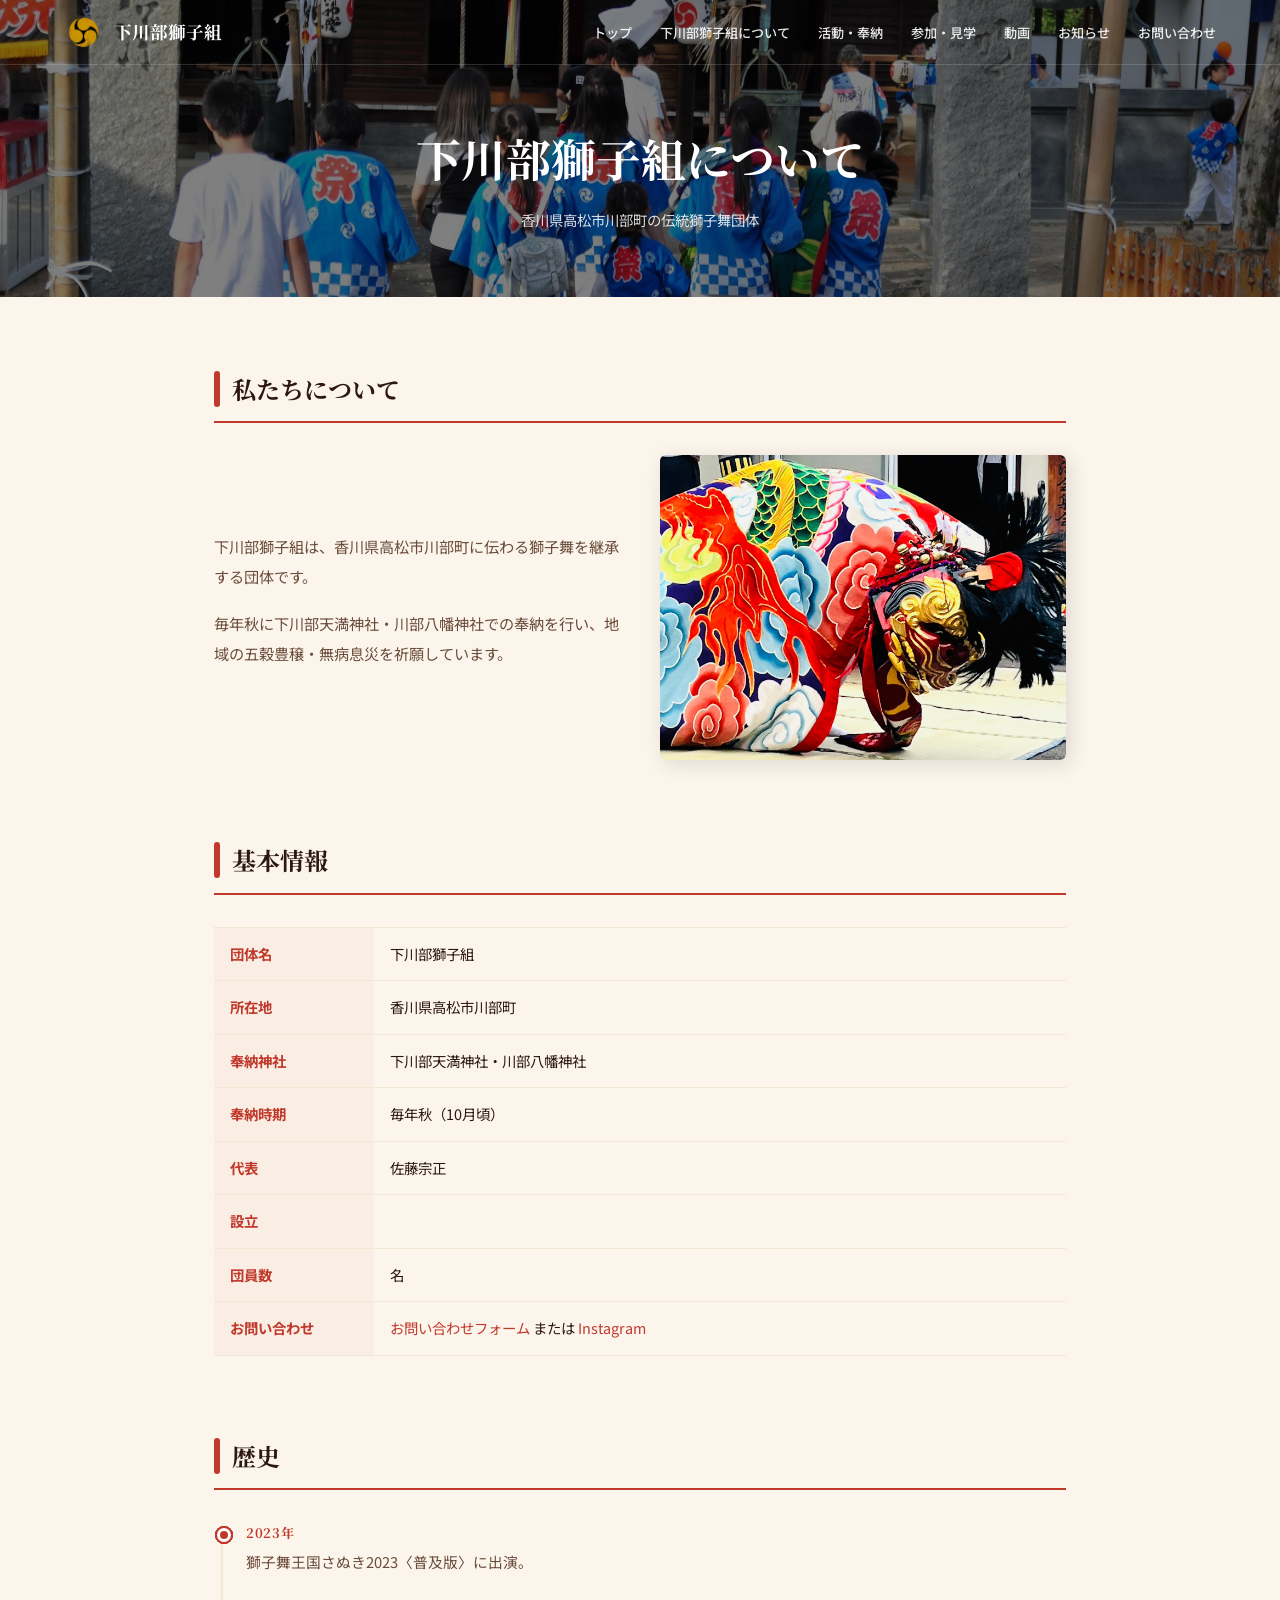
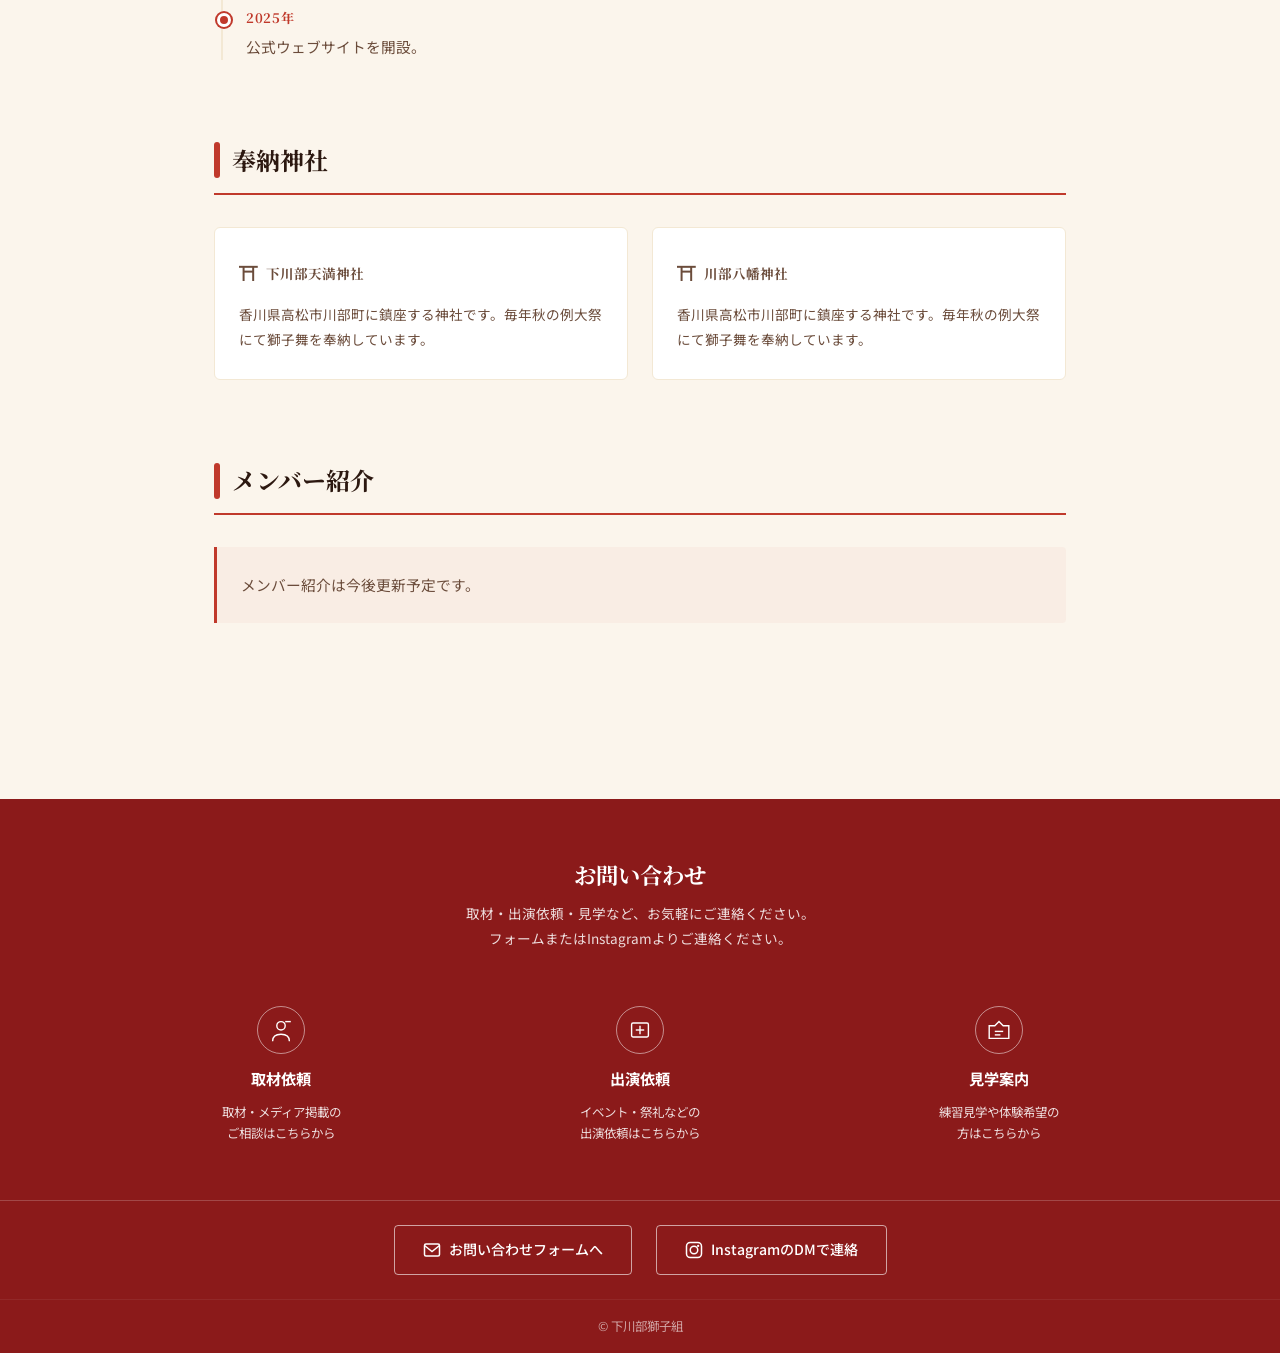
<file: about.html>
<!DOCTYPE html>
<html lang="ja">
<head>
  <meta charset="UTF-8">
  <meta name="viewport" content="width=device-width, initial-scale=1.0">
  <!-- Google Analytics 4: 下川部獅子組専用プロパティ -->
  <script async src="https://www.googletagmanager.com/gtag/js?id=G-DZP0Z2H1XE"></script>
  <script>
    window.dataLayer = window.dataLayer || [];
    function gtag(){dataLayer.push(arguments);}
    gtag('js', new Date());
    gtag('config', 'G-DZP0Z2H1XE');
  </script>
  <title>下川部獅子組について | 下川部獅子組</title>
  <link rel="icon" type="image/png" href="images/kamon.png">
  <link rel="apple-touch-icon" href="images/kamon.png">
  <link rel="stylesheet" href="css/style.css">
  <link rel="preconnect" href="https://fonts.googleapis.com">
  <link rel="preconnect" href="https://fonts.gstatic.com" crossorigin>
  <link href="https://fonts.googleapis.com/css2?family=Noto+Serif+JP:wght@400;600;700&family=Noto+Sans+JP:wght@400;500;700&display=swap" rel="stylesheet">
  <style>
    /* ===== ページヒーロー ===== */
    .page-hero {
      background-color: var(--red);
      background-image: url('images/gallery6.jpg');
      background-size: cover;
      background-position: center 30%;
      position: relative;
      padding: 120px 24px 64px;
      text-align: center;
      color: var(--white);
    }
    .page-hero::before {
      content: '';
      position: absolute;
      inset: 0;
      background: rgba(0,0,0,0.5);
    }
    .page-hero-inner { position: relative; z-index: 1; }
    .page-hero h1 {
      font-family: var(--serif);
      font-size: clamp(1.8rem, 4vw, 2.8rem);
      font-weight: 700;
      margin-bottom: 12px;
    }
    .page-hero p {
      font-size: 0.9rem;
      opacity: 0.85;
    }

    /* ===== ページ本文 ===== */
    .about-body {
      max-width: 900px;
      margin: 0 auto;
      padding: 72px 24px 96px;
    }

    /* セクション見出し */
    .about-section { margin-bottom: 80px; }
    .about-section-title {
      font-family: var(--serif);
      font-size: 1.5rem;
      font-weight: 700;
      color: var(--text);
      padding-bottom: 12px;
      border-bottom: 2px solid var(--red);
      margin-bottom: 32px;
      display: flex;
      align-items: center;
      gap: 12px;
    }
    .about-section-title::before {
      content: '';
      display: inline-block;
      width: 6px;
      height: 1.5em;
      background: var(--red);
      border-radius: 3px;
      flex-shrink: 0;
    }

    /* 概要 */
    .about-summary {
      display: grid;
      grid-template-columns: 1fr 1fr;
      gap: 40px;
      align-items: center;
    }
    .about-summary-text p {
      font-size: 0.95rem;
      line-height: 2;
      color: var(--text-light);
      margin-bottom: 16px;
    }
    .about-summary-img {
      border-radius: 6px;
      overflow: hidden;
      box-shadow: 4px 4px 20px rgba(0,0,0,0.12);
      aspect-ratio: 4/3;
    }
    .about-summary-img img { width: 100%; height: 100%; object-fit: cover; }

    /* 基本情報テーブル */
    .info-table { width: 100%; border-collapse: collapse; }
    .info-table th,
    .info-table td {
      padding: 14px 16px;
      font-size: 0.9rem;
      border-bottom: 1px solid var(--cream-dark);
      text-align: left;
      vertical-align: top;
      line-height: 1.7;
    }
    .info-table th {
      width: 160px;
      font-weight: 700;
      color: var(--red);
      background: rgba(192,57,43,0.04);
      white-space: nowrap;
    }
    .info-table tr:first-child th,
    .info-table tr:first-child td { border-top: 1px solid var(--cream-dark); }

    /* 歴史タイムライン */
    .timeline { position: relative; padding-left: 32px; }
    .timeline::before {
      content: '';
      position: absolute;
      left: 7px;
      top: 6px;
      bottom: 0;
      width: 2px;
      background: var(--cream-dark);
    }
    .timeline-item { position: relative; margin-bottom: 32px; }
    .timeline-item::before {
      content: '';
      position: absolute;
      left: -29px;
      top: 6px;
      width: 14px;
      height: 14px;
      border-radius: 50%;
      background: var(--red);
      border: 3px solid var(--white);
      box-shadow: 0 0 0 2px var(--red);
    }
    .timeline-year {
      font-family: var(--serif);
      font-size: 0.82rem;
      font-weight: 700;
      color: var(--red);
      margin-bottom: 4px;
      letter-spacing: 0.05em;
    }
    .timeline-text {
      font-size: 0.92rem;
      line-height: 1.8;
      color: var(--text-light);
    }

    /* メンバー紹介 */
    .members-grid {
      display: grid;
      grid-template-columns: repeat(auto-fill, minmax(180px, 1fr));
      gap: 24px;
    }
    .member-card {
      text-align: center;
    }
    .member-photo {
      width: 120px;
      height: 120px;
      border-radius: 50%;
      object-fit: cover;
      margin: 0 auto 12px;
      display: block;
      background: var(--cream-dark);
      border: 3px solid var(--white);
      box-shadow: 0 3px 12px rgba(0,0,0,0.1);
    }
    .member-photo-placeholder {
      width: 120px;
      height: 120px;
      border-radius: 50%;
      margin: 0 auto 12px;
      display: flex;
      align-items: center;
      justify-content: center;
      background: var(--cream-dark);
      border: 3px solid var(--white);
      box-shadow: 0 3px 12px rgba(0,0,0,0.1);
      color: var(--text-light);
      font-size: 2.5rem;
    }
    .member-name {
      font-family: var(--serif);
      font-size: 1rem;
      font-weight: 700;
      color: var(--text);
      margin-bottom: 4px;
    }
    .member-role {
      font-size: 0.78rem;
      color: var(--red);
      font-weight: 600;
      margin-bottom: 6px;
    }
    .member-note {
      font-size: 0.78rem;
      color: var(--text-light);
      line-height: 1.6;
    }

    /* 奉納神社 */
    .shrine-cards {
      display: grid;
      grid-template-columns: 1fr 1fr;
      gap: 24px;
    }
    .shrine-card {
      border: 1.5px solid var(--cream-dark);
      border-radius: 6px;
      padding: 28px 24px;
      background: var(--white);
    }
    .shrine-card-name {
      font-family: var(--serif);
      font-size: 1.1rem;
      font-weight: 700;
      color: var(--text);
      margin-bottom: 12px;
      display: flex;
      align-items: center;
      gap: 8px;
    }
    .shrine-card-name::before {
      content: '⛩';
      font-size: 1.2rem;
    }
    .shrine-card p {
      font-size: 0.85rem;
      color: var(--text-light);
      line-height: 1.8;
    }

    /* レスポンシブ */
    @media (max-width: 640px) {
      .about-summary { grid-template-columns: 1fr; }
      .about-summary-img { order: -1; }
      .shrine-cards { grid-template-columns: 1fr; }
      .info-table th { width: 100px; }
    }
  </style>
</head>
<body>

  <header class="site-header scrolled">
    <div class="header-inner">
      <a href="index.html" class="site-logo">
        <img src="images/kamon.png" alt="下川部獅子組 家紋" class="kamon">
        <span class="site-name">下川部獅子組</span>
      </a>
      <nav class="global-nav">
        <ul>
          <li><a href="index.html">トップ</a></li>
          <li><a href="about.html" class="active">下川部獅子組について</a></li>
          <li><a href="index.html#activities">活動・奉納</a></li>
          <li><a href="join.html">参加・見学</a></li>
          <li><a href="index.html#video">動画</a></li>
          <li><a href="index.html#news">お知らせ</a></li>
          <li><a href="contact.html">お問い合わせ</a></li>
        </ul>
      </nav>
      <button class="hamburger" id="hamburger" aria-label="メニューを開く">
        <span></span><span></span><span></span>
      </button>
    </div>
  </header>

  <!-- ページヒーロー -->
  <div class="page-hero">
    <div class="page-hero-inner">
      <h1>下川部獅子組について</h1>
      <p>香川県高松市川部町の伝統獅子舞団体</p>
    </div>
  </div>

  <div class="about-body">

    <!-- 概要 -->
    <section class="about-section">
      <h2 class="about-section-title">私たちについて</h2>
      <div class="about-summary">
        <div class="about-summary-text">
          <p>下川部獅子組は、香川県高松市川部町に伝わる獅子舞を継承する団体です。</p>
          <p>毎年秋に下川部天満神社・川部八幡神社での奉納を行い、地域の五穀豊穣・無病息災を祈願しています。</p>
          <p><!-- 設立の経緯や活動への思いなどを追記してください --></p>
        </div>
        <div class="about-summary-img">
          <img src="images/gallery4.jpg" alt="下川部獅子組">
        </div>
      </div>
    </section>

    <!-- 基本情報 -->
    <section class="about-section">
      <h2 class="about-section-title">基本情報</h2>
      <table class="info-table">
        <tr>
          <th>団体名</th>
          <td>下川部獅子組</td>
        </tr>
        <tr>
          <th>所在地</th>
          <td>香川県高松市川部町</td>
        </tr>
        <tr>
          <th>奉納神社</th>
          <td>下川部天満神社・川部八幡神社</td>
        </tr>
        <tr>
          <th>奉納時期</th>
          <td>毎年秋（10月頃）</td>
        </tr>
        <tr>
          <th>代表</th>
          <td>佐藤宗正</td>
        </tr>
        <tr>
          <th>設立</th>
          <td><!-- 設立年を記入 --></td>
        </tr>
        <tr>
          <th>団員数</th>
          <td><!-- 団員数を記入 -->名</td>
        </tr>
        <tr>
          <th>お問い合わせ</th>
          <td>
            <a href="contact.html" style="color:var(--red);">お問い合わせフォーム</a> または
            <a href="https://www.instagram.com/shimokawanabe/" target="_blank" rel="noopener" style="color:var(--red);">Instagram</a>
          </td>
        </tr>
      </table>
    </section>

    <!-- 歴史 -->
    <section class="about-section">
      <h2 class="about-section-title">歴史</h2>
      <div class="timeline">
        <div class="timeline-item">
          <p class="timeline-year"><!-- 年 --></p>
          <p class="timeline-text"><!-- 創設・起源などを記入 --></p>
        </div>
        <div class="timeline-item">
          <p class="timeline-year"><!-- 年 --></p>
          <p class="timeline-text"><!-- 主な出来事を記入 --></p>
        </div>
        <div class="timeline-item">
          <p class="timeline-year"><!-- 年 --></p>
          <p class="timeline-text"><!-- 主な出来事を記入 --></p>
        </div>
        <div class="timeline-item">
          <p class="timeline-year">2023年</p>
          <p class="timeline-text">獅子舞王国さぬき2023〈普及版〉に出演。</p>
        </div>
        <div class="timeline-item">
          <p class="timeline-year">2025年</p>
          <p class="timeline-text">公式ウェブサイトを開設。</p>
        </div>
      </div>
    </section>

    <!-- 奉納神社 -->
    <section class="about-section">
      <h2 class="about-section-title">奉納神社</h2>
      <div class="shrine-cards">
        <div class="shrine-card">
          <p class="shrine-card-name">下川部天満神社</p>
          <p>香川県高松市川部町に鎮座する神社です。毎年秋の例大祭にて獅子舞を奉納しています。</p>
        </div>
        <div class="shrine-card">
          <p class="shrine-card-name">川部八幡神社</p>
          <p>香川県高松市川部町に鎮座する神社です。毎年秋の例大祭にて獅子舞を奉納しています。</p>
        </div>
      </div>
    </section>

    <!-- メンバー紹介 -->
    <section class="about-section">
      <h2 class="about-section-title">メンバー紹介</h2>
      <p style="font-size:0.92rem;color:var(--text-light);line-height:1.9;padding:24px;background:rgba(192,57,43,0.04);border-left:3px solid var(--red);border-radius:0 4px 4px 0;">
        メンバー紹介は今後更新予定です。
      </p>
    </section>

  </div>

  <footer class="site-footer" id="contact">
    <div class="footer-top">
      <p class="footer-lead">お問い合わせ</p>
      <p class="footer-sub">取材・出演依頼・見学など、お気軽にご連絡ください。<br>フォームまたはInstagramよりご連絡ください。</p>
      <div class="footer-cols">
        <div class="footer-col">
          <div class="footer-col-icon">
            <svg viewBox="0 0 40 40"><circle cx="20" cy="14" r="6" fill="none" stroke="white" stroke-width="2"/><path d="M8 36 Q8 26 20 26 Q32 26 32 36" fill="none" stroke="white" stroke-width="2"/><line x1="26" y1="8" x2="34" y2="8" stroke="white" stroke-width="2"/></svg>
          </div>
          <p class="footer-col-title">取材依頼</p>
          <p class="footer-col-text">取材・メディア掲載の<br>ご相談はこちらから</p>
        </div>
        <div class="footer-col">
          <div class="footer-col-icon">
            <svg viewBox="0 0 40 40"><rect x="8" y="10" width="24" height="20" rx="2" fill="none" stroke="white" stroke-width="2"/><line x1="14" y1="20" x2="26" y2="20" stroke="white" stroke-width="2"/><line x1="20" y1="14" x2="20" y2="26" stroke="white" stroke-width="2"/></svg>
          </div>
          <p class="footer-col-title">出演依頼</p>
          <p class="footer-col-text">イベント・祭礼などの<br>出演依頼はこちらから</p>
        </div>
        <div class="footer-col">
          <div class="footer-col-icon">
            <svg viewBox="0 0 40 40"><path d="M20 8 L26 14 L34 14 L34 32 L6 32 L6 14 L14 14 Z" fill="none" stroke="white" stroke-width="2"/><line x1="14" y1="22" x2="26" y2="22" stroke="white" stroke-width="2"/><line x1="14" y1="27" x2="22" y2="27" stroke="white" stroke-width="2"/></svg>
          </div>
          <p class="footer-col-title">見学案内</p>
          <p class="footer-col-text">練習見学や体験希望の<br>方はこちらから</p>
        </div>
      </div>
    </div>
    <div class="footer-bottom">
      <a href="contact.html" class="footer-btn">
        <svg viewBox="0 0 24 24" class="footer-btn-icon"><rect x="2" y="4" width="20" height="16" rx="2" fill="none" stroke="currentColor" stroke-width="2"/><path d="M2 6 L12 14 L22 6" fill="none" stroke="currentColor" stroke-width="2"/></svg>
        お問い合わせフォームへ
      </a>
      <a href="https://www.instagram.com/shimokawanabe/" target="_blank" rel="noopener" class="footer-btn">
        <svg viewBox="0 0 24 24" class="footer-btn-icon"><rect x="2" y="2" width="20" height="20" rx="5" fill="none" stroke="currentColor" stroke-width="2"/><circle cx="12" cy="12" r="5" fill="none" stroke="currentColor" stroke-width="2"/><circle cx="17.5" cy="6.5" r="1.5" fill="currentColor"/></svg>
        InstagramのDMで連絡
      </a>
    </div>
    <p class="footer-copy">© 下川部獅子組</p>
  </footer>

  <script src="js/main.js"></script>
</body>
</html>
</file>
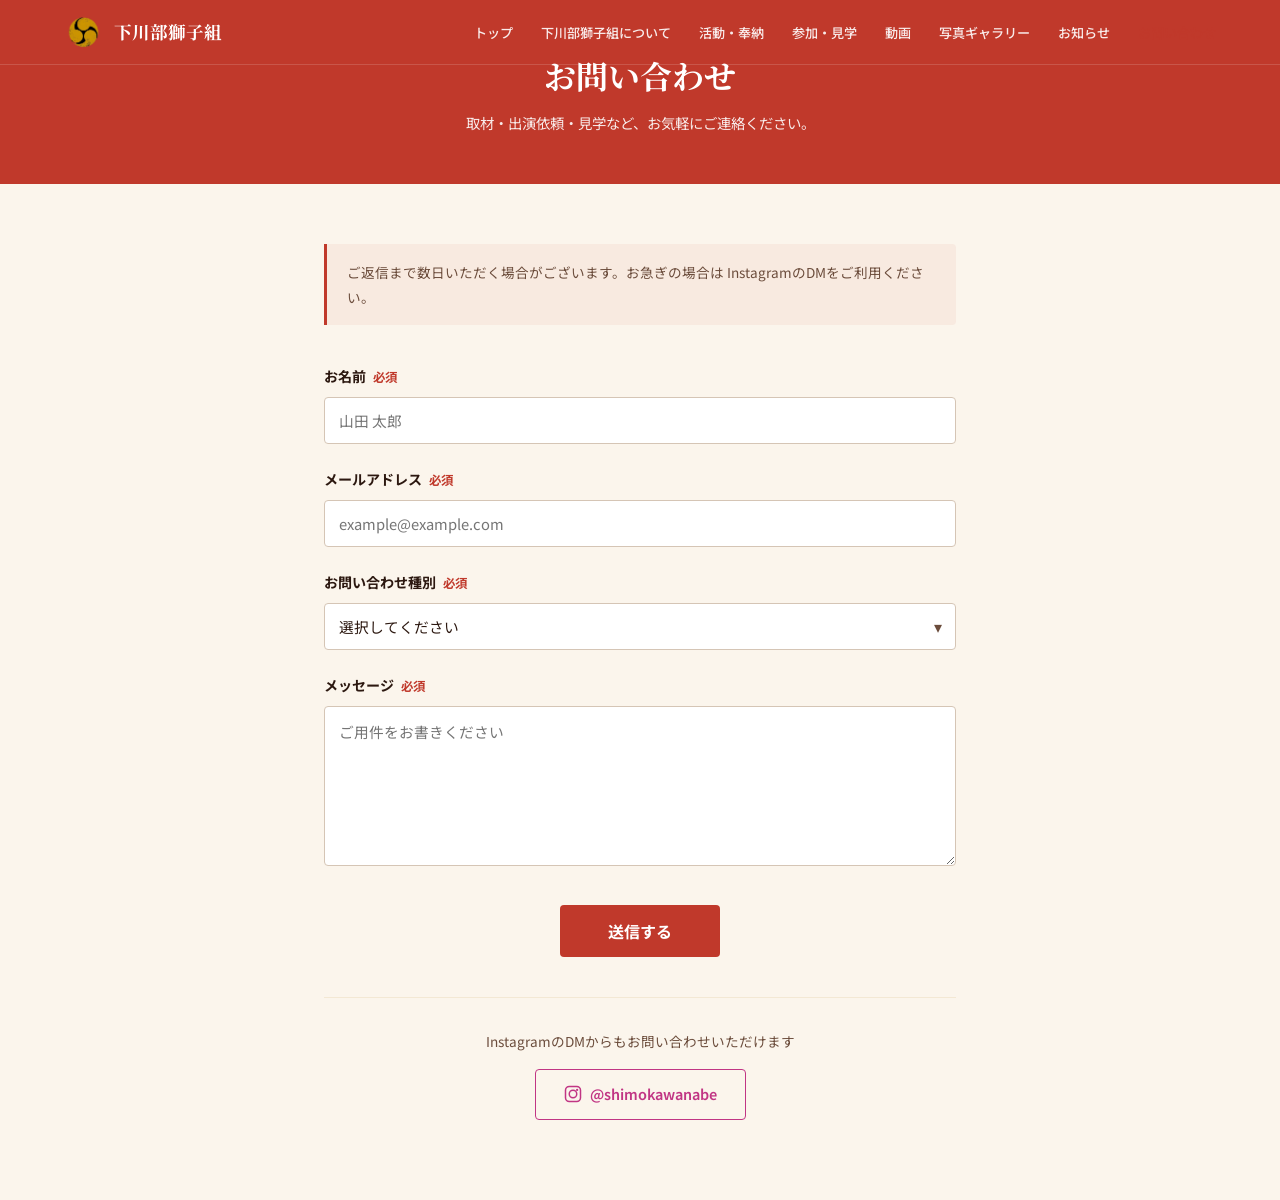
<file: contact.html>
<!DOCTYPE html>
<html lang="ja">
<head>
<meta charset="UTF-8">
<meta name="viewport" content="width=device-width, initial-scale=1.0">
<!-- Google Analytics 4: 下川部獅子組専用プロパティ -->
<script async src="https://www.googletagmanager.com/gtag/js?id=G-DZP0Z2H1XE"></script>
<script>
  window.dataLayer = window.dataLayer || [];
  function gtag(){dataLayer.push(arguments);}
  gtag('js', new Date());
  gtag('config', 'G-DZP0Z2H1XE');
</script>
<title>お問い合わせ | 下川部獅子組</title>
<meta name="description" content="下川部獅子組へのお問い合わせフォーム。取材依頼・イベント出演依頼・練習見学のご相談を受け付けています。InstagramのDMからもご連絡いただけます。">
<link rel="canonical" href="https://shimokawanabe-shishigumi.vercel.app/contact.html">
<meta property="og:type" content="website">
<meta property="og:site_name" content="下川部獅子組">
<meta property="og:title" content="お問い合わせ | 下川部獅子組">
<meta property="og:description" content="取材依頼・イベント出演依頼・練習見学のご相談を受け付けています。">
<meta property="og:url" content="https://shimokawanabe-shishigumi.vercel.app/contact.html">
<meta property="og:image" content="https://shimokawanabe-shishigumi.vercel.app/images/hero.jpg">
<meta property="og:locale" content="ja_JP">
<meta name="twitter:card" content="summary_large_image">
<link rel="icon" href="/favicon.ico" sizes="any">
<link rel="icon" type="image/png" sizes="32x32" href="images/favicon-32x32.png">
<link rel="icon" type="image/png" sizes="16x16" href="images/favicon-16x16.png">
<link rel="apple-touch-icon" sizes="180x180" href="images/apple-touch-icon.png">
<link rel="stylesheet" href="css/style.css">
<link rel="stylesheet" href="css/add-2026-08.css">
<link rel="preconnect" href="https://fonts.googleapis.com">
<link rel="preconnect" href="https://fonts.gstatic.com" crossorigin>
<link href="https://fonts.googleapis.com/css2?family=Noto+Serif+JP:wght@400;600;700&family=Noto+Sans+JP:wght@400;500;700&display=swap" rel="stylesheet">
<style>
.contact-hero {
background: var(--red);
padding: 48px 24px;
text-align: center;
color: var(--white);
}
.contact-hero h1 {
font-family: var(--serif);
font-size: 2rem;
font-weight: 700;
margin-bottom: 8px;
}
.contact-hero p {
font-size: 0.9rem;
opacity: 0.9;
line-height: 1.8;
}

.contact-body {
max-width: 680px;
margin: 0 auto;
padding: 60px 24px 80px;
}

.contact-note {
background: rgba(192,57,43,0.06);
border-left: 3px solid var(--red);
padding: 16px 20px;
font-size: 0.85rem;
color: var(--text-light);
line-height: 1.8;
margin-bottom: 40px;
border-radius: 0 4px 4px 0;
}

.form-group {
margin-bottom: 24px;
}
.form-group label {
display: block;
font-size: 0.88rem;
font-weight: 700;
color: var(--text);
margin-bottom: 8px;
}
.form-group label .required {
color: var(--red);
margin-left: 4px;
font-size: 0.78rem;
}
.form-group input,
.form-group select,
.form-group textarea {
width: 100%;
padding: 12px 14px;
border: 1.5px solid #D5C5B5;
border-radius: 4px;
font-family: var(--sans);
font-size: 0.92rem;
color: var(--text);
background: var(--white);
transition: border-color 0.2s;
appearance: none;
}
.form-group input:focus,
.form-group select:focus,
.form-group textarea:focus {
outline: none;
border-color: var(--red);
}
.form-group textarea {
min-height: 160px;
resize: vertical;
line-height: 1.7;
}
.select-wrap {
position: relative;
}
.select-wrap::after {
content: '▾';
position: absolute;
right: 14px;
top: 50%;
transform: translateY(-50%);
color: var(--text-light);
pointer-events: none;
}

.form-submit {
text-align: center;
margin-top: 32px;
}
.btn-submit {
display: inline-block;
padding: 14px 48px;
background: var(--red);
color: var(--white);
font-size: 1rem;
font-weight: 700;
border: none;
border-radius: 4px;
cursor: pointer;
font-family: var(--sans);
transition: background 0.2s;
}
.btn-submit:hover { background: var(--red-dark); }
.btn-submit:disabled { opacity: 0.6; cursor: default; }

.form-success {
display: none;
text-align: center;
padding: 40px 24px;
}
.form-success .success-icon {
font-size: 3rem;
margin-bottom: 16px;
}
.form-success h2 {
font-family: var(--serif);
font-size: 1.4rem;
color: var(--text);
margin-bottom: 12px;
}
.form-success p {
font-size: 0.9rem;
color: var(--text-light);
line-height: 1.8;
}

/* スパム対策のハニーポット（人間には見えない） */
.hp-field { position: absolute; left: -9999px; opacity: 0; height: 0; overflow: hidden; }

.instagram-alt {
margin-top: 40px;
padding-top: 32px;
border-top: 1px solid var(--cream-dark);
text-align: center;
}
.instagram-alt p {
font-size: 0.85rem;
color: var(--text-light);
margin-bottom: 16px;
}
.btn-instagram {
display: inline-flex;
align-items: center;
gap: 8px;
padding: 12px 28px;
border: 1.5px solid #C13584;
color: #C13584;
border-radius: 4px;
font-size: 0.9rem;
font-weight: 600;
transition: background 0.2s, color 0.2s;
}
.btn-instagram:hover { background: #C13584; color: var(--white); }
.btn-instagram svg { width: 18px; height: 18px; }
</style>
</head>
<body>

<header class="site-header">
<div class="header-inner">
<a href="index.html" class="site-logo">
<img src="images/kamon.png" alt="下川部獅子組 家紋" class="kamon">
<span class="site-name">下川部獅子組</span>
</a>
<nav class="global-nav">
<ul>
<li><a href="index.html">トップ</a></li>
<li><a href="about.html">下川部獅子組について</a></li>
<li><a href="index.html#activities">活動・奉納</a></li>
<li><a href="join.html">参加・見学</a></li>
<li><a href="index.html#video">動画</a></li>
<li><a href="index.html#gallery">写真ギャラリー</a></li>
<li><a href="index.html#news">お知らせ</a></li>
<li><a href="contact.html" class="active">お問い合わせ</a></li>
</ul>
</nav>
<button class="hamburger" id="hamburger" aria-label="メニューを開く">
<span></span><span></span><span></span>
</button>
</div>
</header>

<div class="contact-hero">
<h1>お問い合わせ</h1>
<p>取材・出演依頼・見学など、お気軽にご連絡ください。</p>
</div>

<div class="contact-body">
<div class="contact-note">
ご返信まで数日いただく場合がございます。お急ぎの場合は InstagramのDMをご利用ください。
</div>

<!-- 送信先: FormSubmit 経由で下川部獅子組のメールアドレスへ届きます（有効化済み）。
     スパム収集ボット対策として、送信先はHTMLに直接書かず、ページ読み込み時にJSで組み立てています。
     ※FormSubmitの専用コード（formsubmit.co/ajax/<ランダム文字列>）が分かれば、
       下部スクリプトの ENDPOINT をそれに差し替えるとより確実です。 -->
<form id="contact-form" method="POST">
<input type="hidden" name="_subject" value="【下川部獅子組】サイトからのお問い合わせ">
<input type="hidden" name="_template" value="table">
<input type="hidden" name="_captcha" value="false">
<input type="text" name="_honey" class="hp-field" tabindex="-1" autocomplete="off" aria-hidden="true">
<div class="form-group">
<label>お名前 <span class="required">必須</span></label>
<input type="text" name="name" placeholder="山田 太郎" required>
</div>
<div class="form-group">
<label>メールアドレス <span class="required">必須</span></label>
<input type="email" name="email" placeholder="example@example.com" required>
</div>
<div class="form-group">
<label>お問い合わせ種別 <span class="required">必須</span></label>
<div class="select-wrap">
<select name="type" required>
<option value="" disabled selected>選択してください</option>
<option value="取材依頼">取材依頼</option>
<option value="出演依頼">出演依頼</option>
<option value="見学希望">見学希望</option>
<option value="参加・体験希望">参加・体験希望</option>
<option value="その他">その他</option>
</select>
</div>
</div>
<div class="form-group">
<label>メッセージ <span class="required">必須</span></label>
<textarea name="message" placeholder="ご用件をお書きください" required></textarea>
</div>
<div class="form-submit">
<button type="submit" class="btn-submit">送信する</button>
</div>
</form>

<div class="form-success" id="form-success">
<div class="success-icon">✉️</div>
<h2>送信完了しました</h2>
<p>お問い合わせありがとうございます。<br>数日以内にご返信いたします。</p>
</div>

<div class="instagram-alt">
<p>InstagramのDMからもお問い合わせいただけます</p>
<a href="https://www.instagram.com/shimokawanabe/" target="_blank" rel="noopener" class="btn-instagram">
<svg viewBox="0 0 24 24"><rect x="2" y="2" width="20" height="20" rx="5" fill="none" stroke="currentColor" stroke-width="2"/><circle cx="12" cy="12" r="5" fill="none" stroke="currentColor" stroke-width="2"/><circle cx="17.5" cy="6.5" r="1.5" fill="currentColor"/></svg>
@shimokawanabe
</a>
</div>
</div>

<script src="js/main.js"></script>
<script>
const form = document.getElementById('contact-form');
const success = document.getElementById('form-success');
const submitBtn = form.querySelector('.btn-submit');

const requestedType = new URLSearchParams(window.location.search).get('type');
if (requestedType && [...form.elements.type.options].some(option => option.value === requestedType)) {
  form.elements.type.value = requestedType;
}

// 送信先はHTMLに平文で書かず、ここで組み立てる（スパム収集ボット対策）
// ※FormSubmitの専用コードが分かったら、下の1行を
//   const ENDPOINT = 'https://formsubmit.co/ajax/専用コード';
//   に置き換えてください。
const ENDPOINT = 'https://formsubmit.co/ajax/'
  + ['shimokawanabeshishigumi', ['gmail', 'com'].join('.')].join('@');
form.action = ENDPOINT;

form.addEventListener('submit', async e => {
  e.preventDefault();
  submitBtn.disabled = true;
  submitBtn.textContent = '送信中…';
  try {
    const res = await fetch(ENDPOINT, {
      method: 'POST',
      body: new FormData(form),
      headers: { Accept: 'application/json' }
    });
    // 送信サービスは失敗時もHTTP 200を返すことがあるため、本文の success を確認する
    let data = {};
    try { data = await res.json(); } catch (_) {}
    const sent = res.ok && String(data.success) !== 'false';
    if (sent) {
      if (typeof gtag === 'function') {
        gtag('event', 'generate_lead', {
          form_name: 'contact',
          inquiry_type: form.elements.type.value
        });
      }
      form.style.display = 'none';
      success.style.display = 'block';
      return;
    }
    throw new Error(data.message || 'failed');
  } catch (_) {
    alert('送信に失敗しました。時間をおいて再度お試しいただくか、InstagramのDMよりご連絡ください。');
    submitBtn.disabled = false;
    submitBtn.textContent = '送信する';
  }
});
</script>
</body>
</html>
</file>
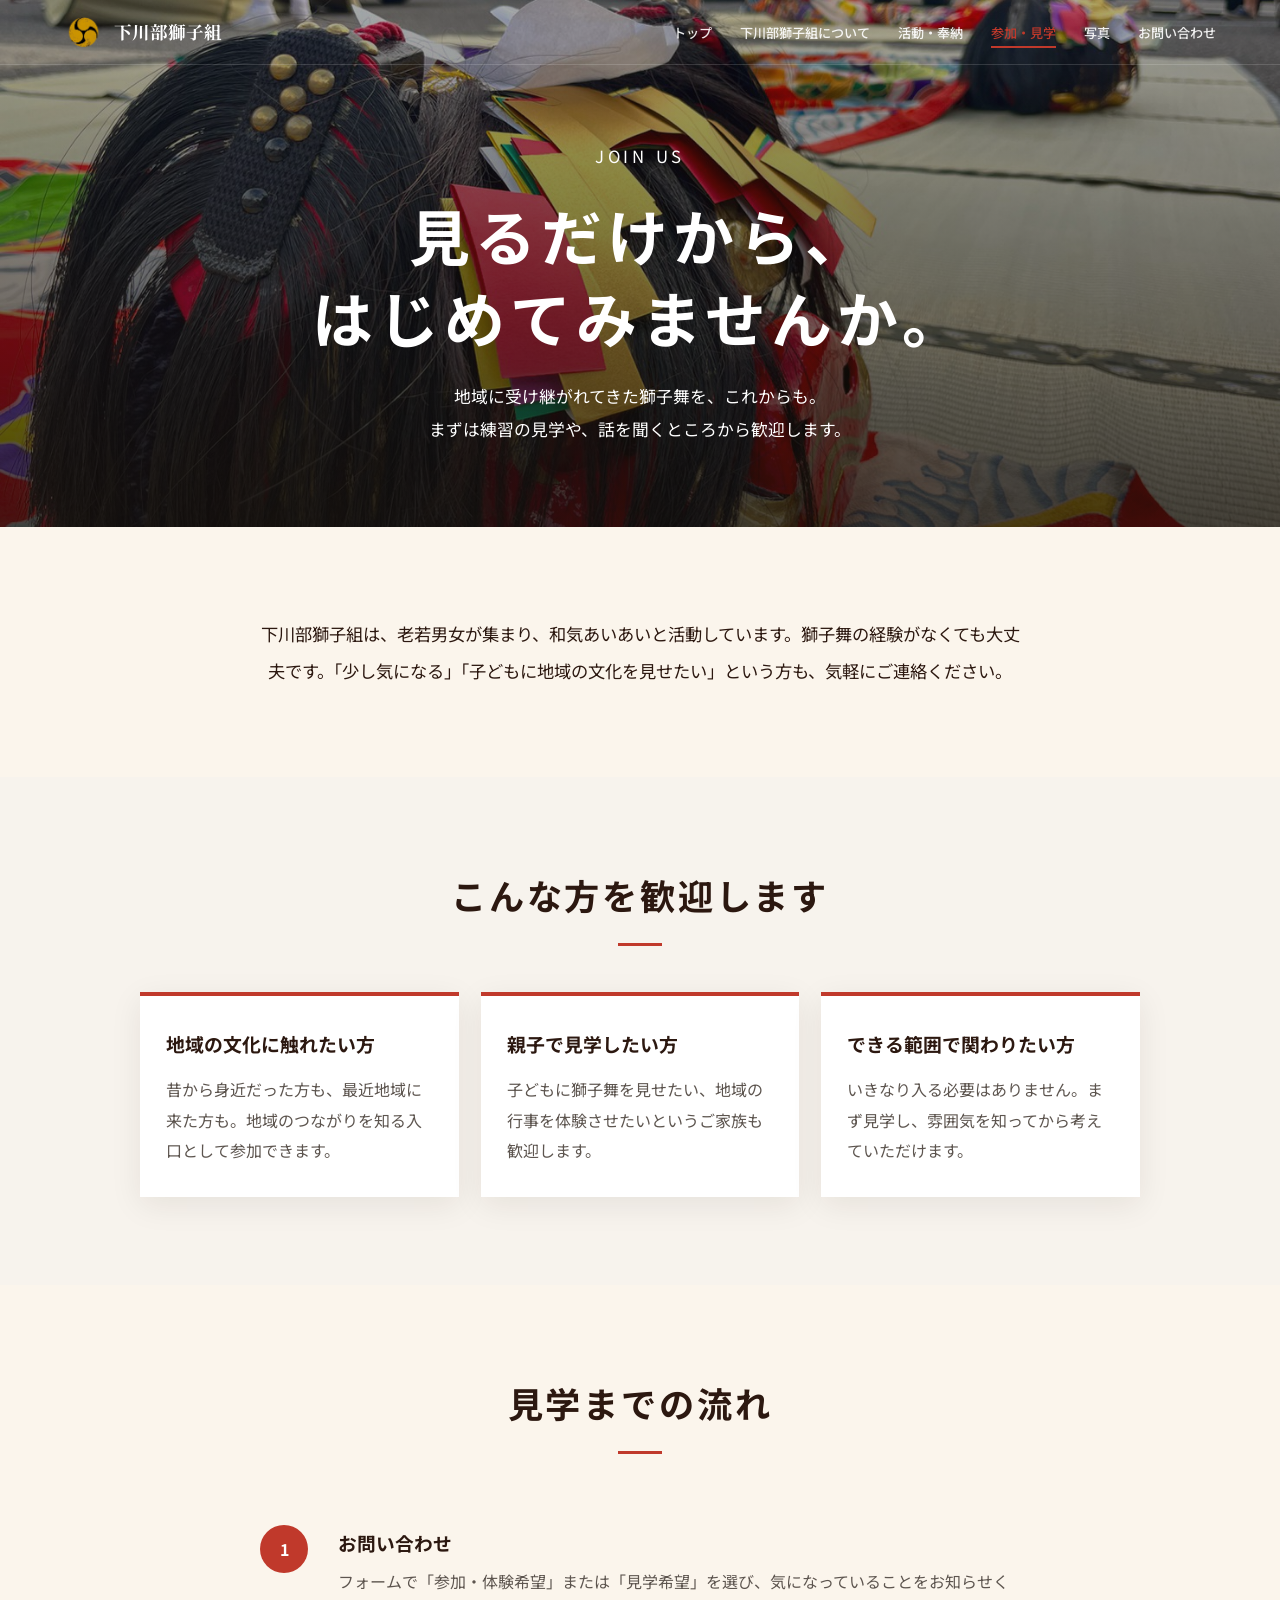
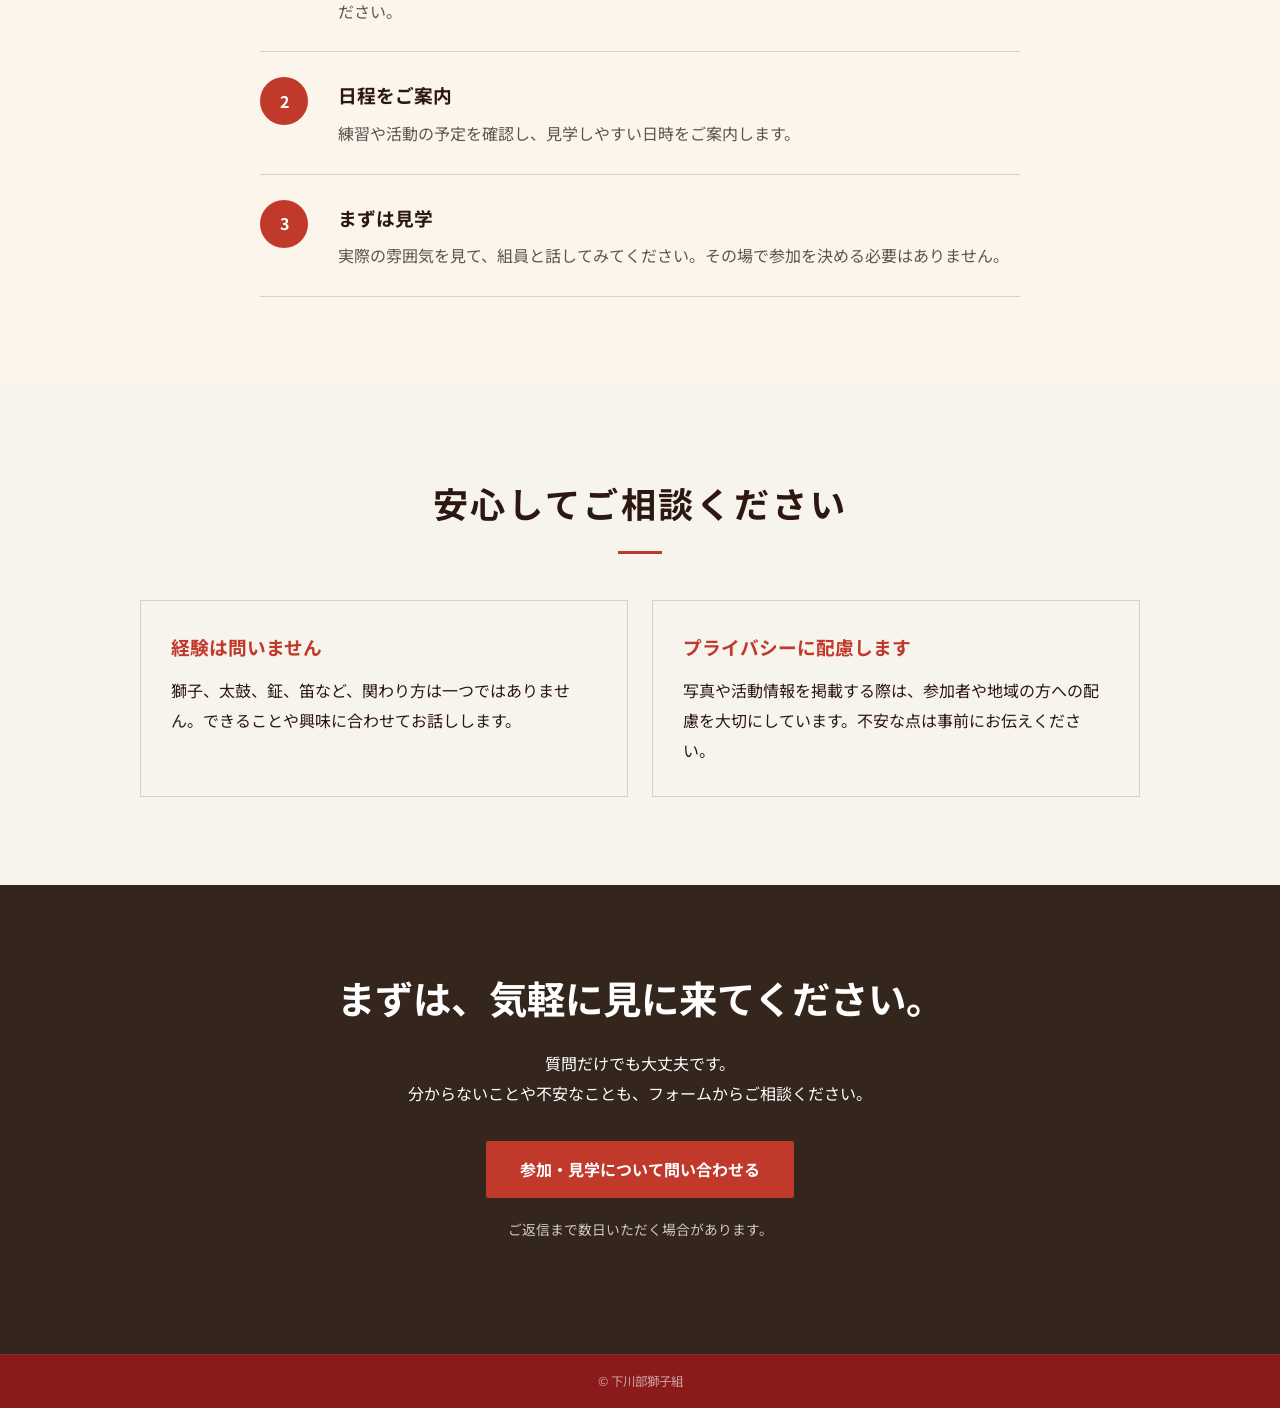
<file: join.html>
<!DOCTYPE html>
<html lang="ja">
<head>
<meta charset="UTF-8">
<meta name="viewport" content="width=device-width, initial-scale=1.0">
<!-- Google Analytics 4: 下川部獅子組専用プロパティ -->
<script async src="https://www.googletagmanager.com/gtag/js?id=G-DZP0Z2H1XE"></script>
<script>
  window.dataLayer = window.dataLayer || [];
  function gtag(){dataLayer.push(arguments);}
  gtag('js', new Date());
  gtag('config', 'G-DZP0Z2H1XE');
</script>
<title>参加・見学のご案内 | 下川部獅子組</title>
<meta name="description" content="下川部獅子組の参加・見学案内。年齢や経験を問わず、まずは見学から。香川県高松市川部町で、地域の獅子舞を一緒に次の世代へつなぎませんか。">
<link rel="canonical" href="https://shimokawanabe-shishigumi.vercel.app/join.html">
<meta property="og:type" content="website">
<meta property="og:site_name" content="下川部獅子組">
<meta property="og:title" content="参加・見学のご案内 | 下川部獅子組">
<meta property="og:description" content="まずは見るだけ、話を聞くだけでも大丈夫です。下川部獅子組で地域の伝統を一緒につなぎませんか。">
<meta property="og:url" content="https://shimokawanabe-shishigumi.vercel.app/join.html">
<meta property="og:image" content="https://shimokawanabe-shishigumi.vercel.app/images/gallery1.jpg">
<meta property="og:locale" content="ja_JP">
<meta name="twitter:card" content="summary_large_image">
<link rel="icon" href="/favicon.ico" sizes="any">
<link rel="icon" type="image/png" sizes="32x32" href="images/favicon-32x32.png">
<link rel="apple-touch-icon" sizes="180x180" href="images/apple-touch-icon.png">
<link rel="stylesheet" href="css/style.css">
<link rel="stylesheet" href="css/add-2026-08.css">
<link rel="preconnect" href="https://fonts.googleapis.com">
<link rel="preconnect" href="https://fonts.gstatic.com" crossorigin>
<link href="https://fonts.googleapis.com/css2?family=Noto+Serif+JP:wght@400;600;700&family=Noto+Sans+JP:wght@400;500;700&display=swap" rel="stylesheet">
<style>
  .join-hero { min-height: 520px; display: grid; place-items: center; padding: 140px 24px 80px; color: #fff; text-align: center; position: relative; background: url('images/gallery1.jpg') center 45%/cover; }
  .join-hero::before { content: ""; position: absolute; inset: 0; background: linear-gradient(180deg, rgba(20,15,10,.35), rgba(20,15,10,.78)); }
  .join-hero-inner { position: relative; max-width: 760px; }
  .join-kicker { font-family: var(--font-sans); letter-spacing: .22em; font-size: .82rem; margin-bottom: 20px; }
  .join-hero h1 { font-size: clamp(2rem, 5vw, 3.8rem); line-height: 1.35; letter-spacing: .08em; margin-bottom: 22px; }
  .join-hero p { line-height: 2; font-size: 1.05rem; }
  .join-section { padding: 88px 24px; }
  .join-inner { max-width: 1000px; margin: 0 auto; }
  .join-lead { max-width: 760px; margin: 0 auto; text-align: center; font-size: 1.08rem; line-height: 2.15; }
  .join-heading { text-align: center; font-size: clamp(1.6rem, 3vw, 2.2rem); margin-bottom: 46px; letter-spacing: .08em; }
  .join-heading::after { content: ""; display: block; width: 44px; height: 3px; background: var(--red); margin: 18px auto 0; }
  .join-cards { display: grid; grid-template-columns: repeat(3, 1fr); gap: 22px; }
  .join-card { background: #fff; border-top: 4px solid var(--red); padding: 32px 26px; box-shadow: 0 8px 30px rgba(34,23,14,.08); }
  .join-card h3 { font-size: 1.18rem; margin-bottom: 14px; }
  .join-card p { color: #5d554f; line-height: 1.9; }
  .join-soft { background: #f7f3ed; }
  .join-steps { max-width: 760px; margin: 0 auto; counter-reset: join-step; }
  .join-step { counter-increment: join-step; display: grid; grid-template-columns: 58px 1fr; gap: 20px; padding: 25px 0; border-bottom: 1px solid #d8d0c7; }
  .join-step::before { content: counter(join-step); width: 48px; height: 48px; display: grid; place-items: center; border-radius: 50%; background: var(--red); color: #fff; font-weight: 700; }
  .join-step h3 { margin: 2px 0 8px; }
  .join-step p { line-height: 1.85; color: #5d554f; }
  .join-notes { display: grid; grid-template-columns: 1fr 1fr; gap: 24px; }
  .join-note { border: 1px solid #d8d0c7; padding: 30px; }
  .join-note h3 { margin-bottom: 12px; color: var(--red); }
  .join-note p { line-height: 1.9; }
  .join-cta { background: #34251d; color: #fff; text-align: center; padding: 80px 24px; }
  .join-cta h2 { font-size: clamp(1.7rem, 3vw, 2.4rem); margin-bottom: 18px; }
  .join-cta p { line-height: 1.9; margin-bottom: 32px; }
  .join-btn { display: inline-block; padding: 15px 34px; color: #fff; background: var(--red); text-decoration: none; border-radius: 2px; font-family: var(--font-sans); font-weight: 700; }
  .join-btn:hover { filter: brightness(1.1); }
  .join-small { margin-top: 18px; font-size: .86rem; opacity: .75; }
  @media (max-width: 760px) { .join-cards { grid-template-columns: 1fr; } .join-notes { grid-template-columns: 1fr; } .join-hero { min-height: 460px; } }
</style>
</head>
<body>
<header class="site-header scrolled">
  <div class="header-inner">
    <a href="index.html" class="site-logo"><img src="images/kamon.png" alt="下川部獅子組 家紋" class="kamon"><span class="site-name">下川部獅子組</span></a>
    <nav class="global-nav"><ul>
      <li><a href="index.html">トップ</a></li>
      <li><a href="about.html">下川部獅子組について</a></li>
      <li><a href="index.html#activities">活動・奉納</a></li>
      <li><a href="join.html" class="active">参加・見学</a></li>
      <li><a href="index.html#gallery">写真</a></li>
      <li><a href="contact.html">お問い合わせ</a></li>
    </ul></nav>
    <button class="hamburger" id="hamburger" aria-label="メニューを開く"><span></span><span></span><span></span></button>
  </div>
</header>
<main>
  <section class="join-hero">
    <div class="join-hero-inner">
      <p class="join-kicker">JOIN US</p>
      <h1>見るだけから、<br>はじめてみませんか。</h1>
      <p>地域に受け継がれてきた獅子舞を、これからも。<br>まずは練習の見学や、話を聞くところから歓迎します。</p>
    </div>
  </section>

  <section class="join-section">
    <div class="join-inner">
      <p class="join-lead">下川部獅子組は、老若男女が集まり、和気あいあいと活動しています。獅子舞の経験がなくても大丈夫です。「少し気になる」「子どもに地域の文化を見せたい」という方も、気軽にご連絡ください。</p>
    </div>
  </section>

  <section class="join-section join-soft">
    <div class="join-inner">
      <h2 class="join-heading">こんな方を歓迎します</h2>
      <div class="join-cards">
        <article class="join-card"><h3>地域の文化に触れたい方</h3><p>昔から身近だった方も、最近地域に来た方も。地域のつながりを知る入口として参加できます。</p></article>
        <article class="join-card"><h3>親子で見学したい方</h3><p>子どもに獅子舞を見せたい、地域の行事を体験させたいというご家族も歓迎します。</p></article>
        <article class="join-card"><h3>できる範囲で関わりたい方</h3><p>いきなり入る必要はありません。まず見学し、雰囲気を知ってから考えていただけます。</p></article>
      </div>
    </div>
  </section>

  <section class="join-section">
    <div class="join-inner">
      <h2 class="join-heading">見学までの流れ</h2>
      <div class="join-steps">
        <div class="join-step"><div><h3>お問い合わせ</h3><p>フォームで「参加・体験希望」または「見学希望」を選び、気になっていることをお知らせください。</p></div></div>
        <div class="join-step"><div><h3>日程をご案内</h3><p>練習や活動の予定を確認し、見学しやすい日時をご案内します。</p></div></div>
        <div class="join-step"><div><h3>まずは見学</h3><p>実際の雰囲気を見て、組員と話してみてください。その場で参加を決める必要はありません。</p></div></div>
      </div>
    </div>
  </section>

  <section class="join-section join-soft">
    <div class="join-inner">
      <h2 class="join-heading">安心してご相談ください</h2>
      <div class="join-notes">
        <div class="join-note"><h3>経験は問いません</h3><p>獅子、太鼓、鉦、笛など、関わり方は一つではありません。できることや興味に合わせてお話しします。</p></div>
        <div class="join-note"><h3>プライバシーに配慮します</h3><p>写真や活動情報を掲載する際は、参加者や地域の方への配慮を大切にしています。不安な点は事前にお伝えください。</p></div>
      </div>
    </div>
  </section>

  <section class="join-cta">
    <h2>まずは、気軽に見に来てください。</h2>
    <p>質問だけでも大丈夫です。<br>分からないことや不安なことも、フォームからご相談ください。</p>
    <a class="join-btn" href="contact.html?type=参加・体験希望">参加・見学について問い合わせる</a>
    <p class="join-small">ご返信まで数日いただく場合があります。</p>
  </section>
</main>
<footer class="site-footer"><p class="footer-copy">© 下川部獅子組</p></footer>
<script src="js/main.js"></script>
</body>
</html>
</file>
<file: css/style.css>
/* ===== リセット & ベース ===== */
*, *::before, *::after { box-sizing: border-box; margin: 0; padding: 0; }

:root {
  --red:        #C0392B;
  --red-dark:   #8B1A1A;
  --red-light:  rgba(192, 57, 43, 0.08);
  --gold:       #C9A84C;
  --cream:      #FBF5EC;
  --cream-dark: #F3E8D4;
  --text:       #2C1810;
  --text-light: #6B4C3B;
  --white:      #FFFFFF;
  --serif:      'Noto Serif JP', serif;
  --sans:       'Noto Sans JP', sans-serif;
}

html { scroll-behavior: smooth; }

body {
  font-family: var(--sans);
  background: var(--cream);
  color: var(--text);
  line-height: 1.7;
}

img { display: block; max-width: 100%; height: auto; object-fit: cover; }
a { text-decoration: none; color: inherit; }
ul { list-style: none; }

/* ===== ヘッダー ===== */
.site-header {
  position: fixed;
  top: 0;
  left: 0;
  right: 0;
  z-index: 100;
  background: transparent;
  border-bottom: 1px solid rgba(255,255,255,0.15);
  transition: background 0.35s, border-color 0.35s, box-shadow 0.35s;
}
.site-header.scrolled {
  background: var(--white);
  border-bottom-color: var(--red);
  box-shadow: 0 2px 12px rgba(0,0,0,0.08);
}

.header-inner {
  max-width: 1200px;
  margin: 0 auto;
  padding: 0 24px;
  height: 64px;
  display: flex;
  align-items: center;
  justify-content: space-between;
  gap: 24px;
}

.site-logo {
  display: flex;
  align-items: center;
  gap: 10px;
  flex-shrink: 0;
}

.kamon { width: 40px; height: 40px; object-fit: contain; }

.site-name {
  font-family: var(--serif);
  font-size: 1.1rem;
  font-weight: 700;
  color: var(--white);
  white-space: nowrap;
  transition: color 0.35s;
}
.site-header.scrolled .site-name { color: var(--red); }

.global-nav ul {
  display: flex;
  gap: 28px;
  align-items: center;
}

.global-nav a {
  font-size: 0.82rem;
  font-weight: 500;
  color: rgba(255,255,255,0.9);
  white-space: nowrap;
  padding: 4px 0;
  border-bottom: 2px solid transparent;
  transition: color 0.2s, border-color 0.2s;
}
.global-nav a:hover { color: var(--white); border-bottom-color: rgba(255,255,255,0.7); }
.site-header.scrolled .global-nav a { color: var(--text); }
.site-header.scrolled .global-nav a:hover { color: var(--red); border-bottom-color: var(--red); }

.hamburger {
  display: none;
  flex-direction: column;
  gap: 5px;
  background: none;
  border: none;
  cursor: pointer;
  padding: 4px;
}

.hamburger span {
  display: block;
  width: 24px;
  height: 2px;
  background: var(--white);
  border-radius: 2px;
  transition: transform 0.3s, opacity 0.3s, background 0.35s;
}
.site-header.scrolled .hamburger span { background: var(--text); }

/* ===== セクション共通 ===== */
.section-header {
  display: flex;
  align-items: center;
  gap: 10px;
  margin-bottom: 32px;
}

.section-icon { width: 44px; height: 44px; display: inline-grid; place-items: center; }
.section-icon img { width: 44px; height: 44px; display: block; object-fit: contain; }

.section-title {
  font-family: var(--serif);
  font-size: 1.6rem;
  font-weight: 700;
  color: var(--text);
  position: relative;
}

.section-title::after {
  content: '';
  display: block;
  width: 40px;
  height: 3px;
  background: var(--red);
  margin-top: 6px;
}

.section-footer { text-align: center; margin-top: 32px; }

/* ===== ヒーロー（全画面） ===== */
.hero {
  position: relative;
  height: 100vh;
  min-height: 600px;
  display: flex;
  flex-direction: column;
  justify-content: center;
  overflow: hidden;
}

/* スライドショー */
.hero-slides {
  position: absolute;
  inset: 0;
}
.hero-slide {
  position: absolute;
  inset: 0;
  background-size: cover;
  background-position: center;
  opacity: 0;
  transition: opacity 1.2s ease-in-out;
}
.hero-slide.active { opacity: 1; }

.hero-overlay {
  position: absolute;
  inset: 0;
  background: linear-gradient(
    to bottom,
    rgba(0,0,0,0.45) 0%,
    rgba(0,0,0,0.3) 50%,
    rgba(0,0,0,0.6) 100%
  );
}

/* インジケータードット */
.hero-dots {
  position: absolute;
  bottom: 108px;
  left: 50%;
  transform: translateX(-50%);
  display: flex;
  gap: 8px;
  z-index: 2;
}
.hero-dot {
  width: 8px;
  height: 8px;
  border-radius: 50%;
  background: rgba(255,255,255,0.4);
  transition: background 0.3s, transform 0.3s;
  cursor: pointer;
}
.hero-dot.active {
  background: var(--white);
  transform: scale(1.3);
}

.hero-content {
  position: relative;
  z-index: 1;
  max-width: 1200px;
  width: 100%;
  margin: 0 auto;
  padding: 0 48px;
  padding-bottom: 120px;
}

.hero-catch {
  font-family: var(--serif);
  font-size: 1rem;
  color: rgba(255,255,255,0.85);
  font-weight: 600;
  margin-bottom: 12px;
  letter-spacing: 0.08em;
}

.hero-title {
  font-family: var(--serif);
  font-size: clamp(2.8rem, 6vw, 5rem);
  font-weight: 700;
  color: var(--white);
  line-height: 1.15;
  margin-bottom: 24px;
  text-shadow: 2px 2px 12px rgba(0,0,0,0.4);
}

.hero-desc {
  font-size: 0.92rem;
  color: rgba(255,255,255,0.85);
  line-height: 2;
  margin-bottom: 36px;
}

/* 奉納日ボックス */
.hero-schedule-row {
  display: flex;
  align-items: stretch;
  gap: 16px;
  flex-wrap: wrap;
}

.honoubi-box {
  border: 1.5px solid rgba(201,168,76,0.8);
  border-radius: 4px;
  padding: 20px 28px;
  background: rgba(0,0,0,0.35);
  backdrop-filter: blur(4px);
  display: inline-block;
  min-width: 300px;
}

.event-entry-box {
  width: 220px;
  padding: 20px 22px;
  display: flex;
  flex-direction: column;
  justify-content: center;
  border: 1.5px solid rgba(201,168,76,0.8);
  border-radius: 4px;
  background: rgba(0,0,0,0.35);
  backdrop-filter: blur(4px);
  color: var(--white);
  transition: background 0.2s, transform 0.2s;
}

.event-entry-box:hover {
  background: rgba(0,0,0,0.52);
  transform: translateY(-2px);
}

.event-entry-label {
  color: var(--gold);
  font-size: 0.72rem;
  font-weight: 700;
  letter-spacing: 0.1em;
  margin-bottom: 5px;
}

.event-entry-box strong {
  font-family: var(--serif);
  font-size: 1rem;
  line-height: 1.5;
}

.event-entry-box > span:not(.event-entry-label) {
  margin-top: 4px;
  color: rgba(255,255,255,0.82);
  font-size: 0.75rem;
}

.event-entry-box em {
  margin-top: 10px;
  color: var(--white);
  font-size: 0.8rem;
  font-style: normal;
  font-weight: 700;
}

.honoubi-label {
  text-align: center;
  font-size: 0.82rem;
  color: var(--gold);
  font-weight: 700;
  margin-bottom: 16px;
  letter-spacing: 0.1em;
}

.honoubi-dates {
  display: grid;
  grid-template-columns: 1fr 1fr;
  gap: 16px;
  text-align: center;
}

.shrine-name {
  font-size: 0.75rem;
  color: rgba(255,255,255,0.7);
  margin-bottom: 4px;
}

.date-tbd {
  font-family: var(--serif);
  font-size: 1rem;
  font-weight: 700;
  color: var(--white);
  padding: 8px 0;
  border-top: 1px solid rgba(201,168,76,0.4);
}

/* 縦書きキャッチ */
.hero-catchphrase-vertical {
  position: absolute;
  top: 50%;
  right: 48px;
  transform: translateY(-60%);
  writing-mode: vertical-rl;
  font-family: var(--serif);
  font-size: 1.1rem;
  font-weight: 700;
  color: rgba(255,255,255,0.75);
  letter-spacing: 0.2em;
  line-height: 1;
  z-index: 1;
}

/* スクロールヒント */
.hero-scroll-hint {
  position: absolute;
  bottom: 80px;
  left: 50%;
  transform: translateX(-50%);
  z-index: 1;
}
.hero-scroll-hint span {
  display: block;
  width: 1px;
  height: 60px;
  background: rgba(255,255,255,0.5);
  margin: 0 auto;
  animation: scrollLine 1.8s ease-in-out infinite;
}
@keyframes scrollLine {
  0%   { transform: scaleY(0); transform-origin: top; }
  50%  { transform: scaleY(1); transform-origin: top; }
  51%  { transform: scaleY(1); transform-origin: bottom; }
  100% { transform: scaleY(0); transform-origin: bottom; }
}

/* ===== クイックナビ ===== */
.quick-nav {
  background: var(--white);
  border-top: 1px solid var(--cream-dark);
  border-bottom: 1px solid var(--cream-dark);
  display: flex;
  justify-content: center;
  flex-wrap: wrap;
  gap: 0;
  margin-top: 40px;
}

.quick-nav-item {
  display: flex;
  flex-direction: column;
  align-items: center;
  justify-content: center;
  gap: 8px;
  padding: 24px 28px;
  border-right: 1px solid var(--cream-dark);
  text-align: center;
  font-size: 0.78rem;
  color: var(--text-light);
  transition: background 0.2s, color 0.2s;
  flex: 1;
  min-width: 100px;
}

.quick-nav-item:first-child { border-left: 1px solid var(--cream-dark); }

.quick-nav-item:hover {
  background: var(--red-light);
  color: var(--red);
}

.quick-icon {
  width: 36px;
  height: 36px;
  color: var(--red);
}

/* ===== 動画セクション ===== */
.video-section {
  padding: 64px 24px;
  background: var(--cream);
  position: relative;
  overflow: hidden;
}

.video-section::before {
  content: '';
  position: absolute;
  right: 0;
  top: 0;
  width: 45%;
  height: 100%;
  background: linear-gradient(135deg, var(--cream-dark) 0%, var(--cream) 100%);
  clip-path: polygon(10% 0, 100% 0, 100% 100%, 0% 100%);
  pointer-events: none;
}

.video-inner {
  max-width: 1100px;
  margin: 0 auto;
  display: grid;
  grid-template-columns: 1fr 340px;
  gap: 48px;
  align-items: start;
  position: relative;
  z-index: 1;
}

.youtube-thumb-link {
  display: block;
  position: relative;
  border-radius: 6px;
  overflow: hidden;
  box-shadow: 4px 4px 20px rgba(0,0,0,0.15);
  aspect-ratio: 16/9;
}

.youtube-thumb {
  width: 100%;
  height: 100%;
  object-fit: cover;
  display: block;
  transition: transform 0.3s;
}

.youtube-thumb-link:hover .youtube-thumb { transform: scale(1.03); }

.youtube-play-btn {
  position: absolute;
  top: 50%;
  left: 50%;
  transform: translate(-50%, -50%);
  width: 80px;
  height: 56px;
  transition: transform 0.2s, opacity 0.2s;
  opacity: 0.92;
}

.youtube-thumb-link:hover .youtube-play-btn {
  transform: translate(-50%, -50%) scale(1.1);
  opacity: 1;
}

.video-desc {
  font-family: var(--serif);
  font-size: 1.1rem;
  font-weight: 600;
  color: var(--text);
  line-height: 1.7;
  margin-bottom: 24px;
}

.video-links { display: flex; flex-direction: column; gap: 10px; }

.video-link {
  display: flex;
  align-items: center;
  gap: 10px;
  padding: 12px 16px;
  border-radius: 4px;
  font-size: 0.88rem;
  font-weight: 500;
  border: 1.5px solid;
  transition: background 0.2s, color 0.2s;
}

.video-link .link-arrow { margin-left: auto; font-size: 1.2rem; }
.link-icon { width: 20px; height: 20px; flex-shrink: 0; }

.video-link.youtube  { color: #CC0000; border-color: #CC0000; }
.video-link.youtube:hover  { background: #CC0000; color: var(--white); }
.video-link.instagram { color: #C13584; border-color: #C13584; }
.video-link.instagram:hover { background: #C13584; color: var(--white); }
.video-link.videos   { color: var(--red); border-color: var(--red); }
.video-link.videos:hover   { background: var(--red); color: var(--white); }

.shishi-deco {
  position: absolute;
  right: 20px;
  top: 50%;
  transform: translateY(-50%);
  width: 180px;
  height: 180px;
  pointer-events: none;
  opacity: 0.6;
}

/* ===== トップ「について」セクション ===== */
.about-section-top {
  padding: 72px 24px;
  background: var(--white);
}

.about-top-inner {
  max-width: 1100px;
  margin: 0 auto;
  display: grid;
  grid-template-columns: 1fr 1fr;
  gap: 60px;
  align-items: center;
}

.about-top-img {
  border-radius: 6px;
  overflow: hidden;
  box-shadow: 4px 4px 24px rgba(0,0,0,0.14);
  aspect-ratio: 4/3;
}

.about-top-img img {
  width: 100%;
  height: 100%;
  object-fit: cover;
  transition: transform 0.4s;
}

.about-top-img:hover img { transform: scale(1.03); }

.about-top-desc {
  font-size: 0.92rem;
  color: var(--text-light);
  line-height: 2;
  margin-bottom: 24px;
}

.about-top-shrines {
  display: flex;
  flex-direction: column;
  gap: 8px;
  margin-bottom: 28px;
}

.about-top-shrine {
  display: flex;
  align-items: center;
  gap: 8px;
  font-size: 0.88rem;
  font-weight: 600;
  color: var(--text);
}

.shrine-tag { font-size: 1rem; }

@media (max-width: 768px) {
  .about-top-inner {
    grid-template-columns: 1fr;
    gap: 32px;
  }
}

/* ===== ギャラリー ===== */
.gallery-section {
  padding: 64px 24px;
  background: var(--white);
}

.gallery-section .section-header,
.gallery-section .section-footer {
  max-width: 1100px;
  margin-left: auto;
  margin-right: auto;
}

.gallery-grid {
  max-width: 1100px;
  margin: 0 auto;
  display: grid;
  grid-template-columns: repeat(4, 1fr);
  gap: 16px;
}

.gallery-item { cursor: pointer; }

.gallery-item img {
  width: 100%;
  aspect-ratio: 4/3;
  border-radius: 4px;
  box-shadow: 2px 2px 10px rgba(0,0,0,0.1);
  transition: transform 0.25s, box-shadow 0.25s;
}

.gallery-item:hover img {
  transform: scale(1.03);
  box-shadow: 4px 6px 18px rgba(0,0,0,0.18);
}

.gallery-label {
  text-align: center;
  font-size: 0.85rem;
  color: var(--text-light);
  margin-top: 10px;
}

/* ギャラリー下の公式ロゴ紹介 */
.official-logo-note {
  max-width: 1100px;
  margin: 44px auto 0;
  padding: 18px clamp(24px, 5vw, 64px);
  display: flex;
  align-items: center;
  gap: clamp(28px, 6vw, 72px);
  background: #fbf7ef;
  border-top: 1px solid #e8ded0;
  border-bottom: 1px solid #e8ded0;
}

.official-logo-note__image {
  width: 90px;
  height: 165px;
  flex: 0 0 auto;
  object-fit: cover;
  object-position: center;
}

.official-logo-note__body {
  flex: 1 1 auto;
  min-width: 0;
}

.official-logo-note__label {
  display: inline-block;
  margin-bottom: 8px;
  padding: 4px 12px;
  color: #fff;
  background: var(--red);
  font-size: 0.76rem;
  font-weight: 700;
  line-height: 1.4;
}

.official-logo-note h3 {
  margin: 0 0 8px;
  color: var(--text);
  font-family: var(--serif);
  font-size: clamp(1.35rem, 2.5vw, 2rem);
  font-weight: 700;
  line-height: 1.35;
}

.official-logo-note p {
  margin: 0;
  color: var(--text-light);
  font-size: 0.95rem;
  line-height: 1.9;
}

.sticker-sale-tag {
  position: relative;
  width: 58px;
  min-height: 142px;
  margin-left: auto;
  padding: 20px 10px 12px;
  flex: 0 0 auto;
  display: flex;
  align-items: center;
  justify-content: center;
  color: var(--gold);
  background: #111;
  border: 2px solid var(--gold);
  outline: 1px solid #111;
  outline-offset: 3px;
  font-family: var(--serif);
  font-size: 0.88rem;
  font-weight: 700;
  line-height: 1.55;
  text-align: center;
  writing-mode: vertical-rl;
  letter-spacing: 0.08em;
}

.sticker-sale-tag::before {
  content: '';
  position: absolute;
  top: 7px;
  left: 50%;
  width: 6px;
  height: 6px;
  border: 1px solid var(--gold);
  border-radius: 50%;
  background: #111;
  transform: translateX(-50%);
}

.sticker-sale-tag::after {
  content: '●';
  position: absolute;
  right: 7px;
  bottom: 5px;
  color: var(--red);
  font-size: 0.7rem;
  writing-mode: horizontal-tb;
}

/* ===== お知らせ ===== */
.news-section {
  padding: 64px 24px;
  background: var(--cream);
  position: relative;
  overflow: hidden;
}

.news-deco-bg {
  position: absolute;
  inset: 0;
  background-image: repeating-linear-gradient(
    45deg,
    rgba(192,57,43,0.025) 0px,
    rgba(192,57,43,0.025) 1px,
    transparent 1px,
    transparent 20px
  );
  pointer-events: none;
}

.news-inner {
  max-width: 760px;
  margin: 0 auto;
  position: relative;
  z-index: 1;
}

.news-list { display: flex; flex-direction: column; gap: 0; }

.news-item {
  display: flex;
  align-items: baseline;
  gap: 20px;
  padding: 16px 0;
  border-bottom: 1px solid var(--cream-dark);
}

.news-date {
  font-family: var(--sans);
  font-size: 0.82rem;
  color: var(--text-light);
  white-space: nowrap;
  flex-shrink: 0;
}

.news-text {
  font-size: 0.92rem;
  color: var(--text);
}

.news-floral {
  position: absolute;
  right: 40px;
  top: 50%;
  transform: translateY(-50%);
  width: 120px;
  pointer-events: none;
}

/* ===== ボタン ===== */
.btn-outline {
  display: inline-block;
  padding: 12px 32px;
  border: 2px solid var(--red);
  color: var(--red);
  font-size: 0.9rem;
  font-weight: 600;
  border-radius: 4px;
  transition: background 0.2s, color 0.2s;
}

.btn-outline:hover { background: var(--red); color: var(--white); }

.btn-text {
  display: inline-block;
  padding: 10px 24px;
  background: var(--red);
  color: var(--white);
  font-size: 0.9rem;
  font-weight: 600;
  border-radius: 4px;
  transition: background 0.2s;
}

.btn-text:hover { background: var(--red-dark); }

/* ===== フッター ===== */
.site-footer {
  background: var(--red-dark);
  color: var(--white);
}

.footer-top {
  max-width: 1100px;
  margin: 0 auto;
  padding: 56px 24px 40px;
  text-align: center;
}

.footer-lead {
  font-family: var(--serif);
  font-size: 1.4rem;
  font-weight: 700;
  margin-bottom: 8px;
}

.footer-sub {
  font-size: 0.85rem;
  opacity: 0.85;
  margin-bottom: 40px;
  line-height: 1.8;
}

.footer-cols {
  display: grid;
  grid-template-columns: repeat(3, 1fr);
  gap: 24px;
  text-align: center;
}

.footer-col {
  display: flex;
  flex-direction: column;
  align-items: center;
  gap: 8px;
  padding: 16px 12px;
  border-radius: 4px;
  transition: background 0.2s, transform 0.2s;
}

.footer-col:hover,
.footer-col:focus-visible {
  background: rgba(255,255,255,0.1);
  transform: translateY(-2px);
  outline: none;
}

.footer-col-icon {
  width: 48px;
  height: 48px;
  border: 1.5px solid rgba(255,255,255,0.5);
  border-radius: 50%;
  display: flex;
  align-items: center;
  justify-content: center;
  margin-bottom: 4px;
}

.footer-col-icon svg { width: 28px; height: 28px; }

.footer-col-title {
  font-weight: 700;
  font-size: 0.95rem;
  margin-bottom: 2px;
}

.footer-col-text { font-size: 0.78rem; opacity: 0.85; line-height: 1.7; }

.footer-bottom {
  border-top: 1px solid rgba(255,255,255,0.2);
  padding: 24px;
  display: flex;
  justify-content: center;
  gap: 24px;
  flex-wrap: wrap;
}

.footer-btn {
  display: flex;
  align-items: center;
  gap: 8px;
  padding: 12px 28px;
  border: 1.5px solid rgba(255,255,255,0.6);
  color: var(--white);
  font-size: 0.88rem;
  font-weight: 500;
  border-radius: 4px;
  transition: background 0.2s;
}

.footer-btn:hover { background: rgba(255,255,255,0.15); }
.footer-btn-icon { width: 18px; height: 18px; flex-shrink: 0; }

.footer-copy {
  text-align: center;
  padding: 16px 24px;
  font-size: 0.78rem;
  opacity: 0.6;
  border-top: 1px solid rgba(255,255,255,0.1);
}

/* ===== スクロール状態 & ナビアクティブ ===== */
.site-header.scrolled { box-shadow: 0 3px 18px rgba(0,0,0,0.12); }
.global-nav a.active { color: var(--red); border-bottom-color: var(--red); }

@media (max-width: 1024px) {
  .global-nav {
    position: fixed;
    top: 64px;
    left: 0;
    right: 0;
    background: var(--white);
    border-bottom: 2px solid var(--red);
    padding: 16px 24px 24px;
    box-shadow: 0 8px 20px rgba(0,0,0,0.1);
    transform: translateY(-110%);
    transition: transform 0.3s ease;
  }
  .global-nav.open { transform: translateY(0); display: block; }
  .global-nav ul { flex-direction: column; gap: 0; }
  .global-nav a { display: block; padding: 12px 0; border-bottom: 1px solid var(--cream-dark); border-right: none; }
  .global-nav a:last-child { border-bottom: none; }
}

/* ハンバーガー open 状態 */
.hamburger.open span:nth-child(1) { transform: translateY(7px) rotate(45deg); }
.hamburger.open span:nth-child(2) { opacity: 0; }
.hamburger.open span:nth-child(3) { transform: translateY(-7px) rotate(-45deg); }

/* ===== レスポンシブ ===== */
@media (max-width: 1024px) {
  .global-nav { display: none; }
  .hamburger { display: flex; }

  .hero-content {
    grid-template-columns: 1fr;
    padding: 40px 24px 32px;
  }

  .hero-visual { order: -1; }

  .video-inner { grid-template-columns: 1fr; }
  .shishi-deco { display: none; }

  .gallery-grid { grid-template-columns: repeat(2, 1fr); }
  .footer-cols { grid-template-columns: repeat(2, 1fr); }
  .quick-nav-item { padding: 16px 12px; font-size: 0.72rem; }
}

@media (max-width: 640px) {
  .hero {
    height: auto;
    min-height: 100svh;
    padding-top: 64px;
    justify-content: flex-start;
  }
  .hero-content {
    padding: 32px 16px 0;
  }
  .hero-title {
    font-size: clamp(2.35rem, 13vw, 3.25rem);
  }
  .hero-catchphrase-vertical,
  .hero-dots,
  .hero-scroll-hint { display: none; }
  .gallery-grid { grid-template-columns: repeat(2, 1fr); gap: 10px; }
  .official-logo-note {
    margin-top: 36px;
    padding: 18px 20px;
    gap: 14px;
  }
  .official-logo-note__image {
    width: 64px;
    height: 117px;
  }
  .official-logo-note h3 { font-size: 1.16rem; }
  .official-logo-note p { font-size: 0.8rem; line-height: 1.7; }
  .official-logo-note p br { display: none; }
  .sticker-sale-tag {
    width: 44px;
    min-height: 112px;
    padding: 16px 7px 9px;
    font-size: 0.72rem;
  }
  .footer-cols { grid-template-columns: repeat(2, 1fr); }
  .footer-bottom { flex-direction: column; align-items: center; }
  .honoubi-box { min-width: unset; width: 100%; }
  .hero-schedule-row { width: 100%; }
  .event-entry-box { width: 100%; }
  .quick-nav { flex-wrap: wrap; }
  .quick-nav-item { flex: 1 0 calc(33.33% - 2px); border-left: none; border-right: 1px solid var(--cream-dark); }

  .video-section::before { display: none; }
}
/* ============================================
   追加CSS — css/style.css の【末尾】に貼り付けてください
   （既存のスタイルは変更しません。追記のみ）
   2026-08-04 追加：活動・奉納セクション／奉納日の曜日表記
   ============================================ */

/* 奉納日ボックス内の曜日 */
.date-week {
  font-size: 0.78em;
  font-weight: 400;
  opacity: 0.85;
}

/* ===== 活動・奉納セクション ===== */
.activities-section {
  padding: 72px 24px;
  background: var(--cream);
  position: relative;
}

.activities-inner {
  max-width: 1100px;
  margin: 0 auto;
}

.activities-lead {
  font-size: 0.92rem;
  color: var(--text-light);
  line-height: 2;
  margin-bottom: 40px;
}

/* 奉納日カード */
.honou-cards {
  display: grid;
  grid-template-columns: 1fr 1fr;
  gap: 24px;
  margin-bottom: 48px;
}

.honou-card {
  background: var(--white);
  border: 1px solid var(--cream-dark);
  border-top: 4px solid var(--red);
  border-radius: 4px;
  padding: 28px 24px;
  box-shadow: 2px 2px 12px rgba(0,0,0,0.05);
  transition: transform 0.25s, box-shadow 0.25s;
}

.honou-card:hover {
  transform: translateY(-3px);
  box-shadow: 4px 6px 18px rgba(0,0,0,0.1);
}

.honou-card-label {
  font-size: 0.72rem;
  color: var(--gold);
  font-weight: 700;
  letter-spacing: 0.1em;
  margin-bottom: 8px;
}

.honou-card-shrine {
  font-family: var(--serif);
  font-size: 1.25rem;
  font-weight: 700;
  color: var(--text);
  margin-bottom: 10px;
}

.honou-card-date {
  font-family: var(--serif);
  font-size: 1.5rem;
  font-weight: 700;
  color: var(--red);
  padding-bottom: 12px;
  margin-bottom: 12px;
  border-bottom: 1px solid var(--cream-dark);
}

.honou-card-note {
  font-size: 0.82rem;
  color: var(--text-light);
  line-height: 1.8;
}

.activities-event-notice {
  margin: -16px 0 44px;
  padding: 20px 24px;
  display: flex;
  align-items: center;
  justify-content: space-between;
  gap: 32px;
  background: var(--red);
  color: var(--white);
  border-radius: 4px;
  transition: background 0.2s, transform 0.2s;
}

.activities-event-notice:hover {
  background: var(--red-dark);
  transform: translateY(-2px);
}

.activities-event-notice__label {
  display: block;
  margin-bottom: 4px;
  color: rgba(255,255,255,0.78);
  font-size: 0.72rem;
  font-weight: 700;
  letter-spacing: 0.1em;
}

.activities-event-notice h3 {
  font-family: var(--serif);
  font-size: clamp(1.05rem, 2vw, 1.35rem);
  line-height: 1.5;
}

.activities-event-notice p,
.activities-event-notice__place {
  font-size: 0.8rem;
  line-height: 1.8;
}

.activities-event-notice p { color: rgba(255,255,255,0.82); }
.activities-event-notice__place { flex: 0 0 auto; text-align: right; }
.activities-event-notice__place b { color: var(--gold); }

/* 年間の流れ */
.activities-flow {
  display: grid;
  grid-template-columns: repeat(3, 1fr);
  gap: 28px;
}

.flow-item {
  display: flex;
  gap: 14px;
  align-items: flex-start;
}

.flow-mark {
  font-family: var(--serif);
  font-size: 1.5rem;
  font-weight: 700;
  color: var(--red);
  opacity: 0.35;
  line-height: 1;
  flex-shrink: 0;
}

.flow-title {
  font-family: var(--serif);
  font-size: 1rem;
  font-weight: 700;
  color: var(--text);
  margin-bottom: 6px;
}

.flow-text {
  font-size: 0.84rem;
  color: var(--text-light);
  line-height: 1.9;
}

/* レスポンシブ */
@media (max-width: 900px) {
  .honou-cards { grid-template-columns: 1fr; gap: 16px; }
  .activities-flow { grid-template-columns: 1fr; gap: 20px; }
}

@media (max-width: 640px) {
  .activities-section { padding: 56px 20px; }
  .honou-card-date { font-size: 1.3rem; }
  .activities-event-notice {
    margin-top: -8px;
    padding: 20px;
    align-items: flex-start;
    flex-direction: column;
    gap: 12px;
  }
  .activities-event-notice__place { text-align: left; }
}
/* ============================================
   追加CSS — css/style.css の【末尾】に貼り付けてください
   （既存のスタイルは変更しません。追記のみ）
   2026-08-04 追加：活動・奉納セクション／奉納日の曜日表記
   ============================================ */

/* ===== 【バグ修正】スマホのメニューが白文字で読めない問題 =====
   ページ最上部ではヘッダーが透明モード（文字＝白）のため、
   開いたメニューパネル（白背景）の上で文字が見えなくなっていた。
   モバイル幅では常に濃い文字色にする。 */
@media (max-width: 1024px) {
  .site-header .global-nav a {
    color: var(--text);
  }
  .site-header .global-nav a:hover,
  .site-header .global-nav a.active {
    color: var(--red);
    border-bottom-color: var(--cream-dark);
  }
  /* 開いている間はヘッダーも白にして、閉じるボタン（×）を見やすく */
  .site-header:has(.global-nav.open) {
    background: var(--white);
  }
  .site-header:has(.global-nav.open) .site-name { color: var(--red); }
  .site-header:has(.global-nav.open) .hamburger span { background: var(--text); }
}

/* 奉納日ボックス内の曜日 */
.date-week {
  font-size: 0.78em;
  font-weight: 400;
  opacity: 0.85;
}

/* ギャラリーを3列に（写真6枚できれいに2段に収める） */
.gallery-grid-3 {
  grid-template-columns: repeat(3, 1fr);
}
@media (max-width: 900px) {
  .gallery-grid-3 { grid-template-columns: repeat(2, 1fr); }
}

/* ===== 活動・奉納セクション ===== */
.activities-section {
  padding: 72px 24px;
  background: var(--cream);
  position: relative;
}

.activities-inner {
  max-width: 1100px;
  margin: 0 auto;
}

.activities-lead {
  font-size: 0.92rem;
  color: var(--text-light);
  line-height: 2;
  margin-bottom: 40px;
}

/* 奉納日カード */
.honou-cards {
  display: grid;
  grid-template-columns: 1fr 1fr;
  gap: 24px;
  margin-bottom: 48px;
}

.honou-card {
  background: var(--white);
  border: 1px solid var(--cream-dark);
  border-top: 4px solid var(--red);
  border-radius: 4px;
  padding: 28px 24px;
  box-shadow: 2px 2px 12px rgba(0,0,0,0.05);
  transition: transform 0.25s, box-shadow 0.25s;
}

.honou-card:hover {
  transform: translateY(-3px);
  box-shadow: 4px 6px 18px rgba(0,0,0,0.1);
}

.honou-card-label {
  font-size: 0.72rem;
  color: var(--gold);
  font-weight: 700;
  letter-spacing: 0.1em;
  margin-bottom: 8px;
}

.honou-card-shrine {
  font-family: var(--serif);
  font-size: 1.25rem;
  font-weight: 700;
  color: var(--text);
  margin-bottom: 10px;
}

.honou-card-date {
  font-family: var(--serif);
  font-size: 1.5rem;
  font-weight: 700;
  color: var(--red);
  padding-bottom: 12px;
  margin-bottom: 12px;
  border-bottom: 1px solid var(--cream-dark);
}

.honou-card-note {
  font-size: 0.82rem;
  color: var(--text-light);
  line-height: 1.8;
}

/* 年間の流れ */
.activities-flow {
  display: grid;
  grid-template-columns: repeat(3, 1fr);
  gap: 28px;
}

.flow-item {
  display: flex;
  gap: 14px;
  align-items: flex-start;
}

.flow-mark {
  font-family: var(--serif);
  font-size: 1.5rem;
  font-weight: 700;
  color: var(--red);
  opacity: 0.35;
  line-height: 1;
  flex-shrink: 0;
}

.flow-title {
  font-family: var(--serif);
  font-size: 1rem;
  font-weight: 700;
  color: var(--text);
  margin-bottom: 6px;
}

.flow-text {
  font-size: 0.84rem;
  color: var(--text-light);
  line-height: 1.9;
}

/* レスポンシブ */
@media (max-width: 900px) {
  .honou-cards { grid-template-columns: 1fr; gap: 16px; }
  .activities-flow { grid-template-columns: 1fr; gap: 20px; }
}

@media (max-width: 640px) {
  .activities-section { padding: 56px 20px; }
  .honou-card-date { font-size: 1.3rem; }
}
</file>
<file: css/add-2026-08.css>
/* ============================================
   追加CSS — css/style.css の【末尾】に貼り付けてください
   （既存のスタイルは変更しません。追記のみ）
   2026-08-04 追加：活動・奉納セクション／奉納日の曜日表記
   ============================================ */

/* ===== 【バグ修正】スマホのメニューが白文字で読めない問題 =====
   ページ最上部ではヘッダーが透明モード（文字＝白）のため、
   開いたメニューパネル（白背景）の上で文字が見えなくなっていた。
   モバイル幅では常に濃い文字色にする。 */
@media (max-width: 1024px) {
  .site-header .global-nav a {
    color: var(--text);
  }
  .site-header .global-nav a:hover,
  .site-header .global-nav a.active {
    color: var(--red);
    border-bottom-color: var(--cream-dark);
  }
  /* 開いている間はヘッダーも白にして、閉じるボタン（×）を見やすく */
  .site-header:has(.global-nav.open) {
    background: var(--white);
  }
  .site-header:has(.global-nav.open) .site-name { color: var(--red); }
  .site-header:has(.global-nav.open) .hamburger span { background: var(--text); }
}

/* 奉納日ボックス内の曜日 */
.date-week {
  font-size: 0.78em;
  font-weight: 400;
  opacity: 0.85;
}

/* ===== 活動・奉納セクション ===== */
.activities-section {
  padding: 72px 24px;
  background: var(--cream);
  position: relative;
}

.activities-inner {
  max-width: 1100px;
  margin: 0 auto;
}

.activities-lead {
  font-size: 0.92rem;
  color: var(--text-light);
  line-height: 2;
  margin-bottom: 40px;
}

/* 奉納日カード */
.honou-cards {
  display: grid;
  grid-template-columns: 1fr 1fr;
  gap: 24px;
  margin-bottom: 48px;
}

.honou-card {
  background: var(--white);
  border: 1px solid var(--cream-dark);
  border-top: 4px solid var(--red);
  border-radius: 4px;
  padding: 28px 24px;
  box-shadow: 2px 2px 12px rgba(0,0,0,0.05);
  transition: transform 0.25s, box-shadow 0.25s;
}

.honou-card:hover {
  transform: translateY(-3px);
  box-shadow: 4px 6px 18px rgba(0,0,0,0.1);
}

.honou-card-label {
  font-size: 0.72rem;
  color: var(--gold);
  font-weight: 700;
  letter-spacing: 0.1em;
  margin-bottom: 8px;
}

.honou-card-shrine {
  font-family: var(--serif);
  font-size: 1.25rem;
  font-weight: 700;
  color: var(--text);
  margin-bottom: 10px;
}

.honou-card-date {
  font-family: var(--serif);
  font-size: 1.5rem;
  font-weight: 700;
  color: var(--red);
  padding-bottom: 12px;
  margin-bottom: 12px;
  border-bottom: 1px solid var(--cream-dark);
}

.honou-card-note {
  font-size: 0.82rem;
  color: var(--text-light);
  line-height: 1.8;
}

/* 年間の流れ */
.activities-flow {
  display: grid;
  grid-template-columns: repeat(3, 1fr);
  gap: 28px;
}

.flow-item {
  display: flex;
  gap: 14px;
  align-items: flex-start;
}

.flow-mark {
  font-family: var(--serif);
  font-size: 1.5rem;
  font-weight: 700;
  color: var(--red);
  opacity: 0.35;
  line-height: 1;
  flex-shrink: 0;
}

.flow-title {
  font-family: var(--serif);
  font-size: 1rem;
  font-weight: 700;
  color: var(--text);
  margin-bottom: 6px;
}

.flow-text {
  font-size: 0.84rem;
  color: var(--text-light);
  line-height: 1.9;
}

/* レスポンシブ */
@media (max-width: 900px) {
  .honou-cards { grid-template-columns: 1fr; gap: 16px; }
  .activities-flow { grid-template-columns: 1fr; gap: 20px; }
}

@media (max-width: 640px) {
  .activities-section { padding: 56px 20px; }
  .honou-card-date { font-size: 1.3rem; }
}
</file>
